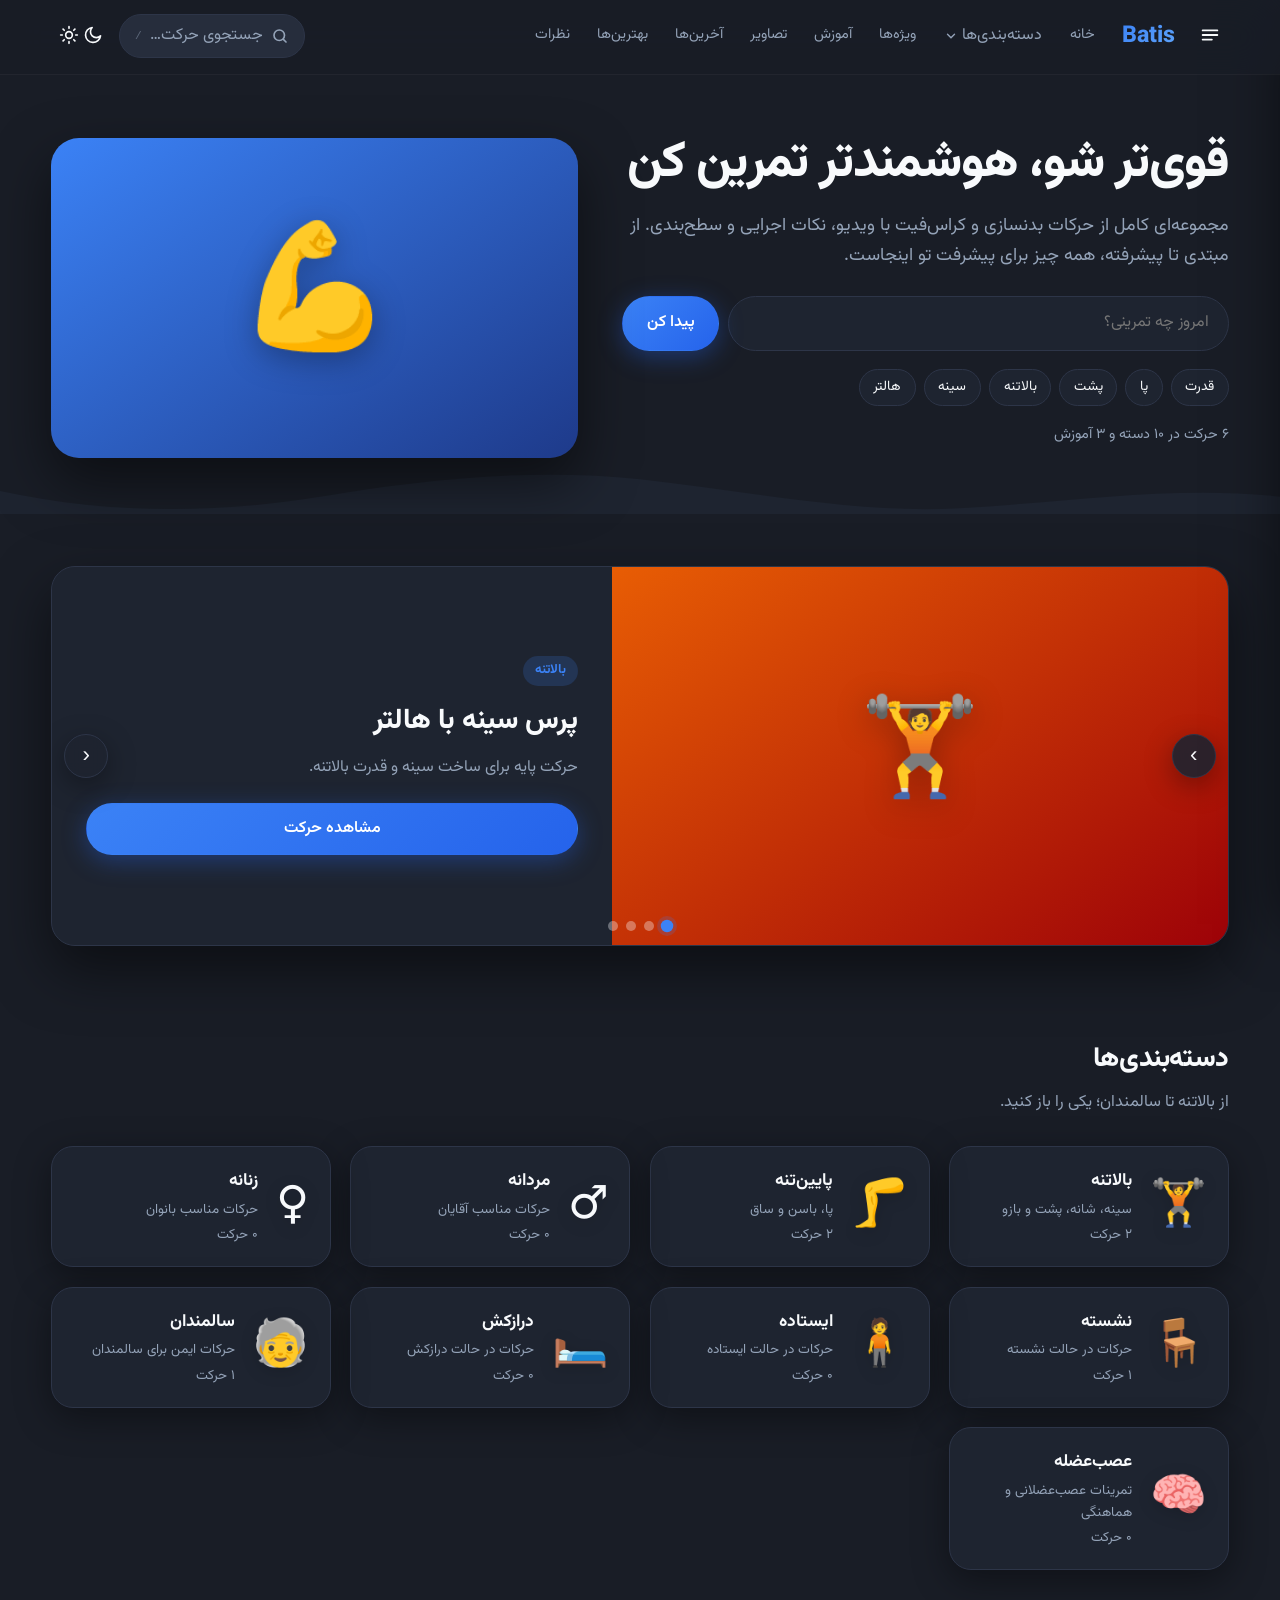
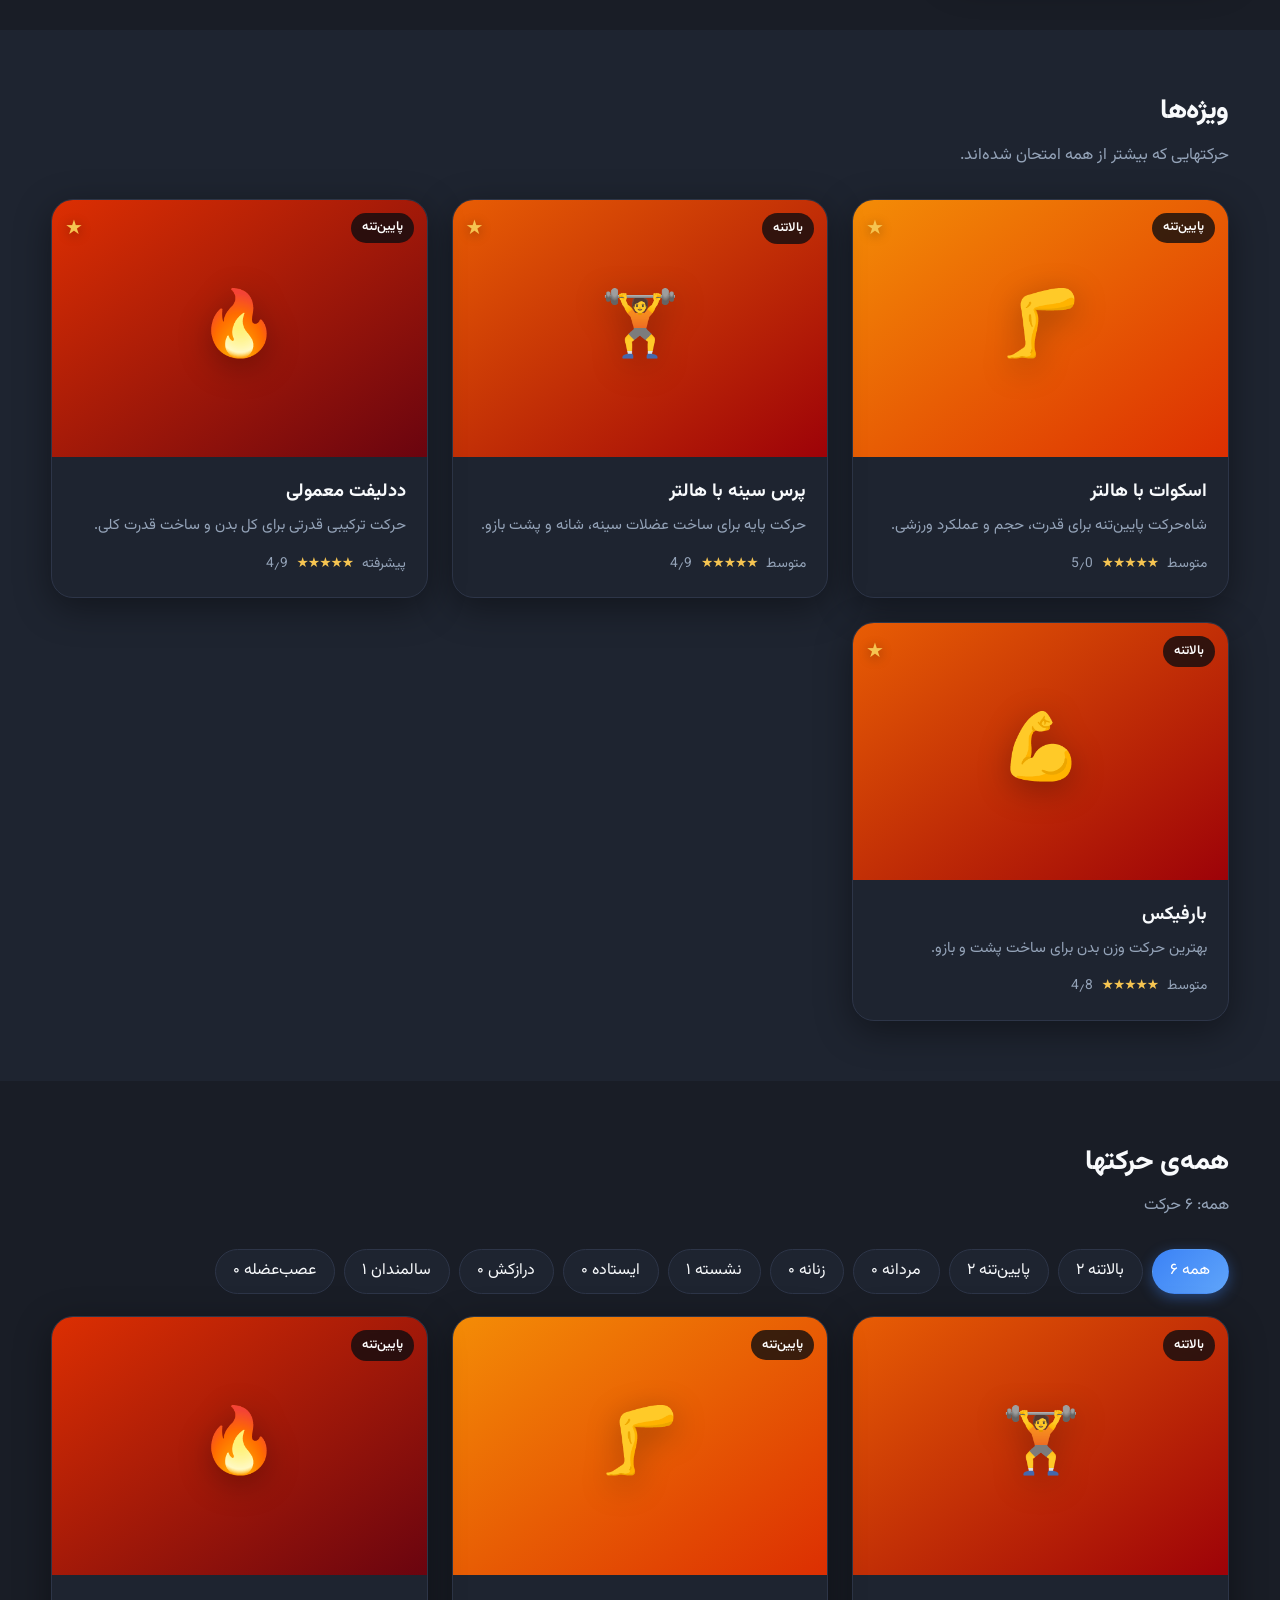
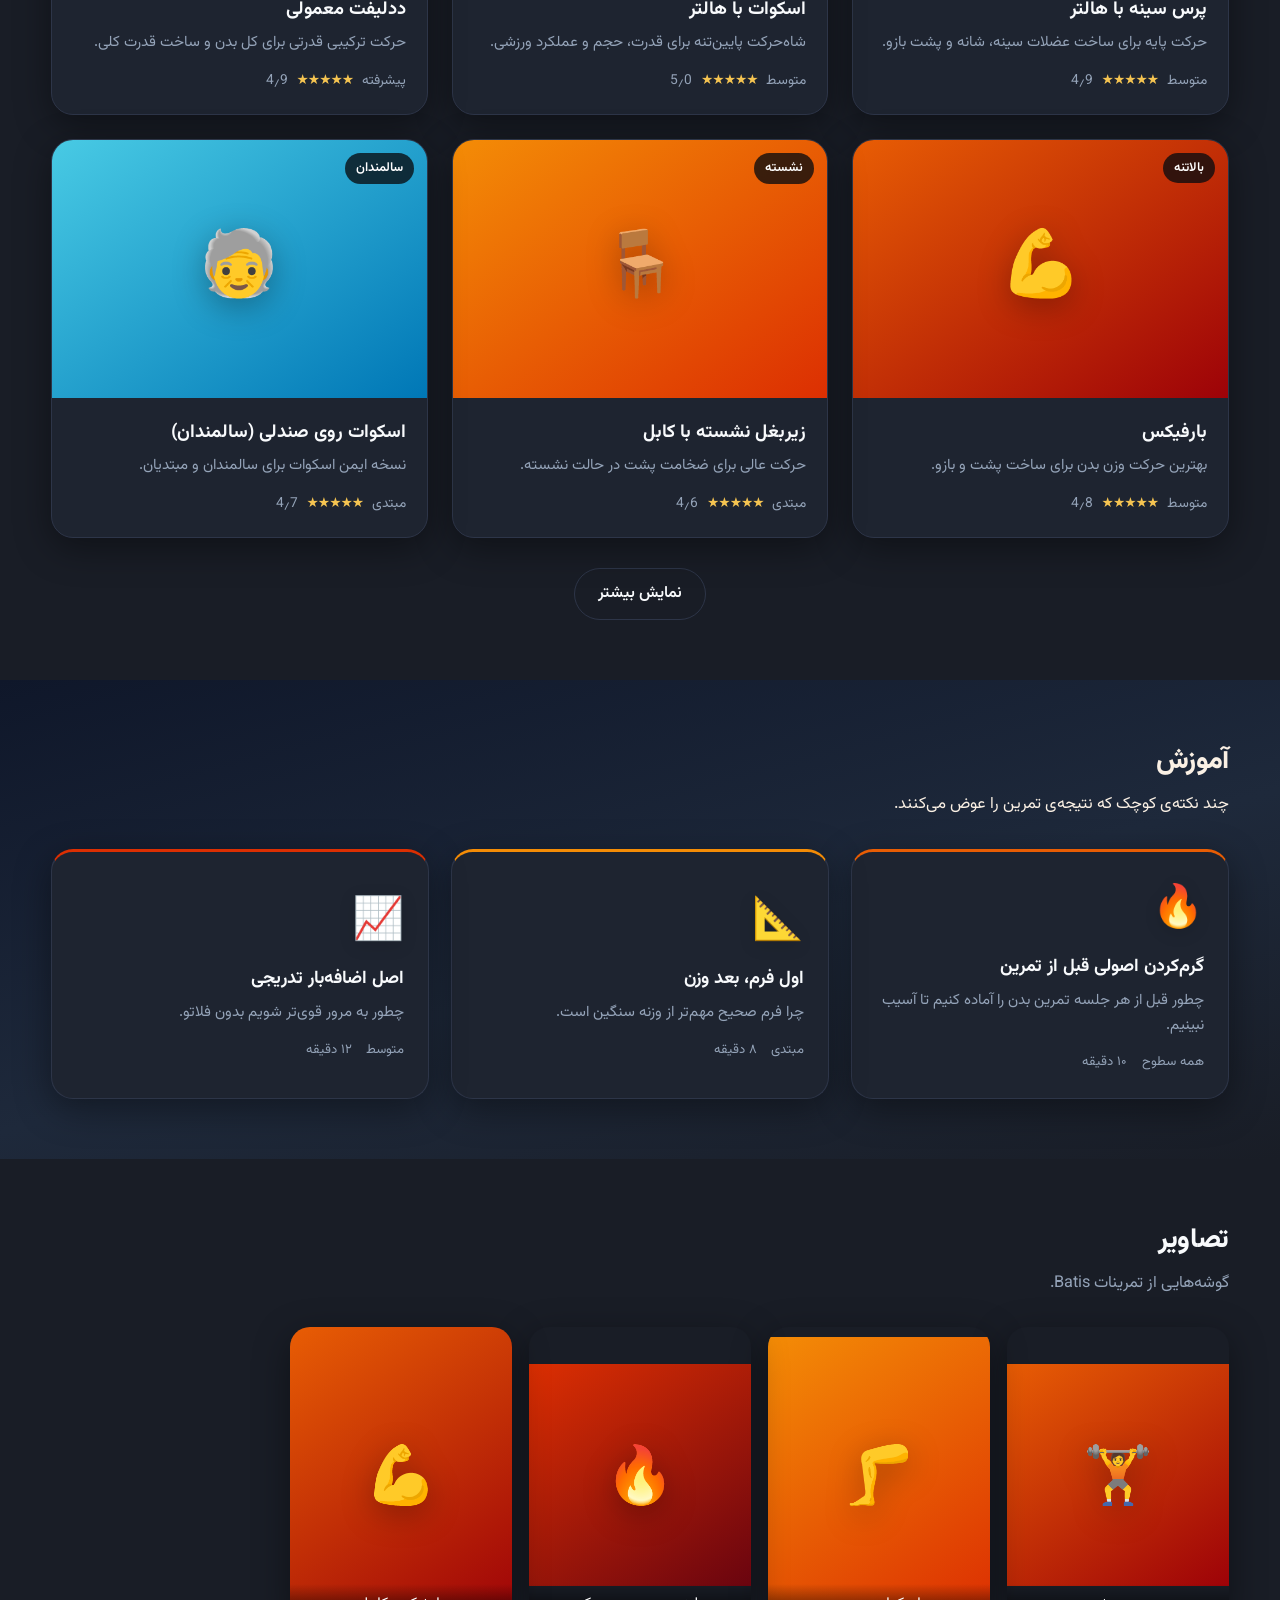
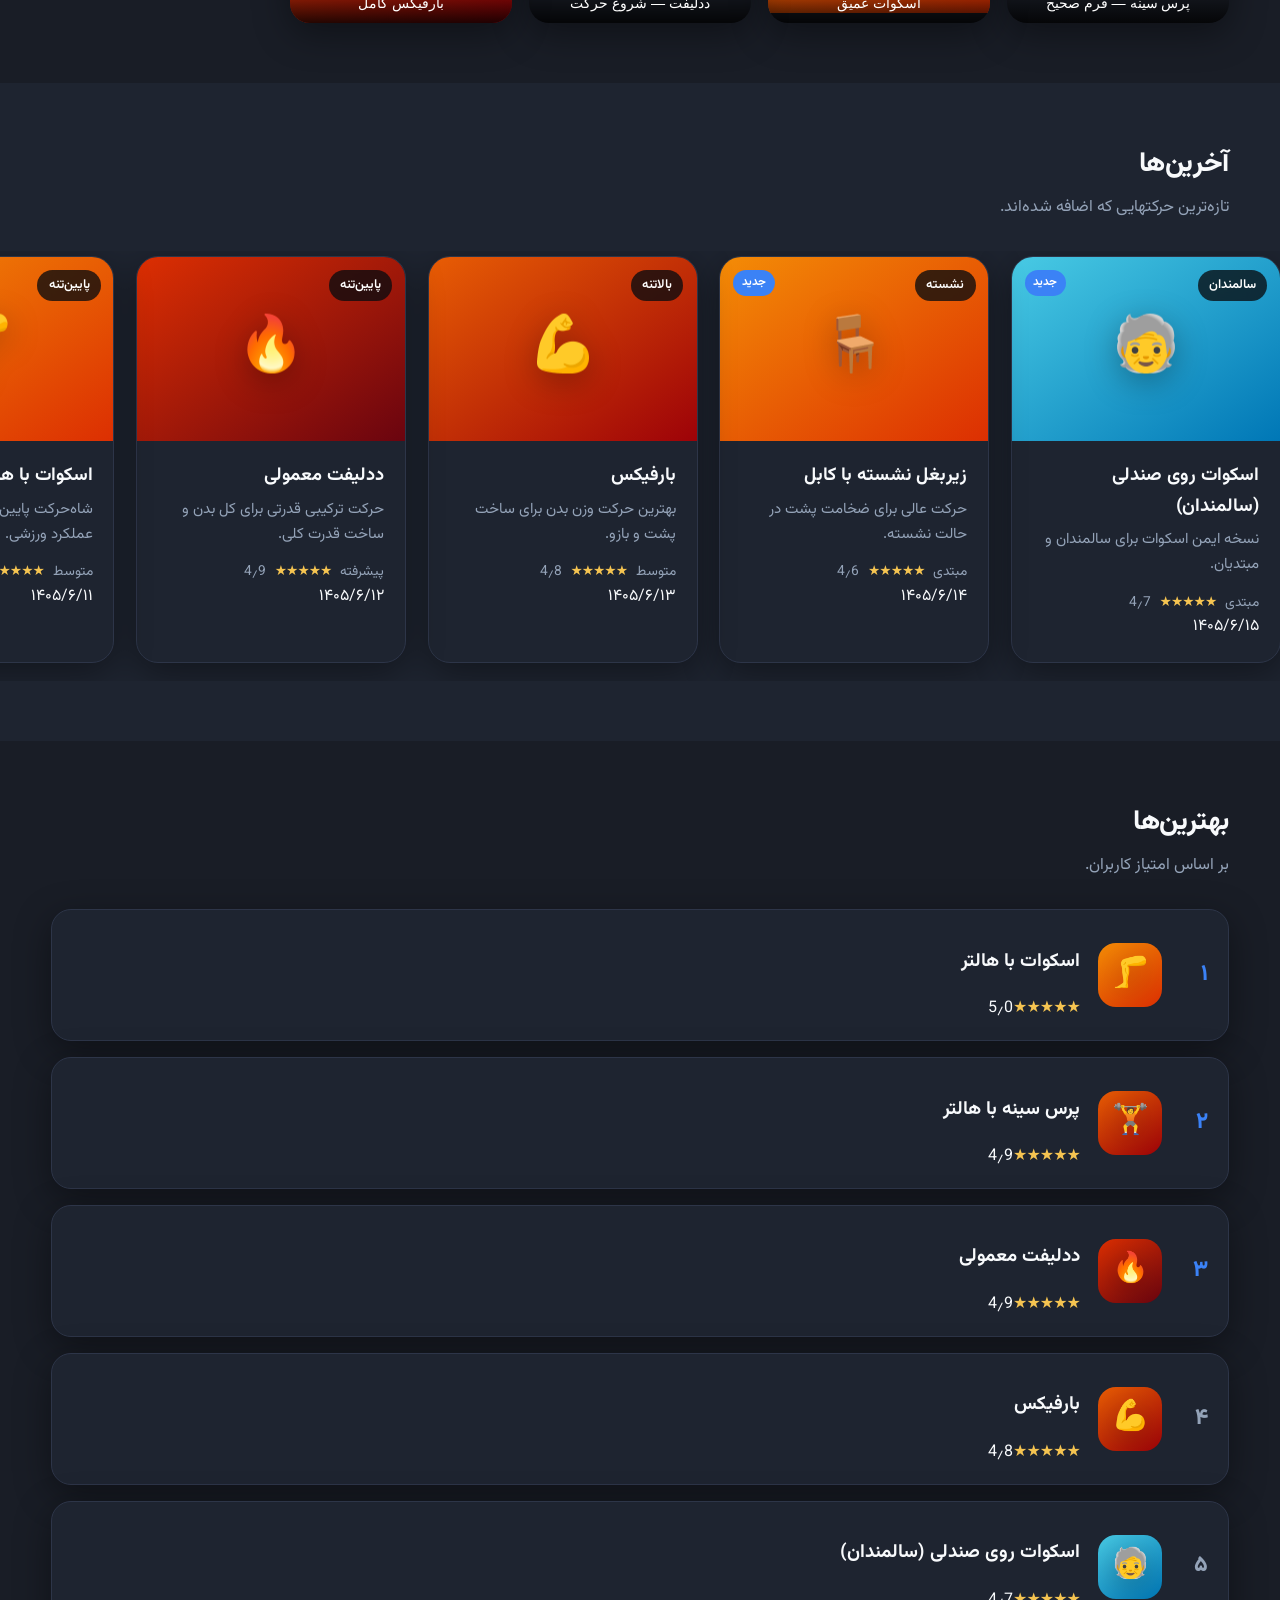
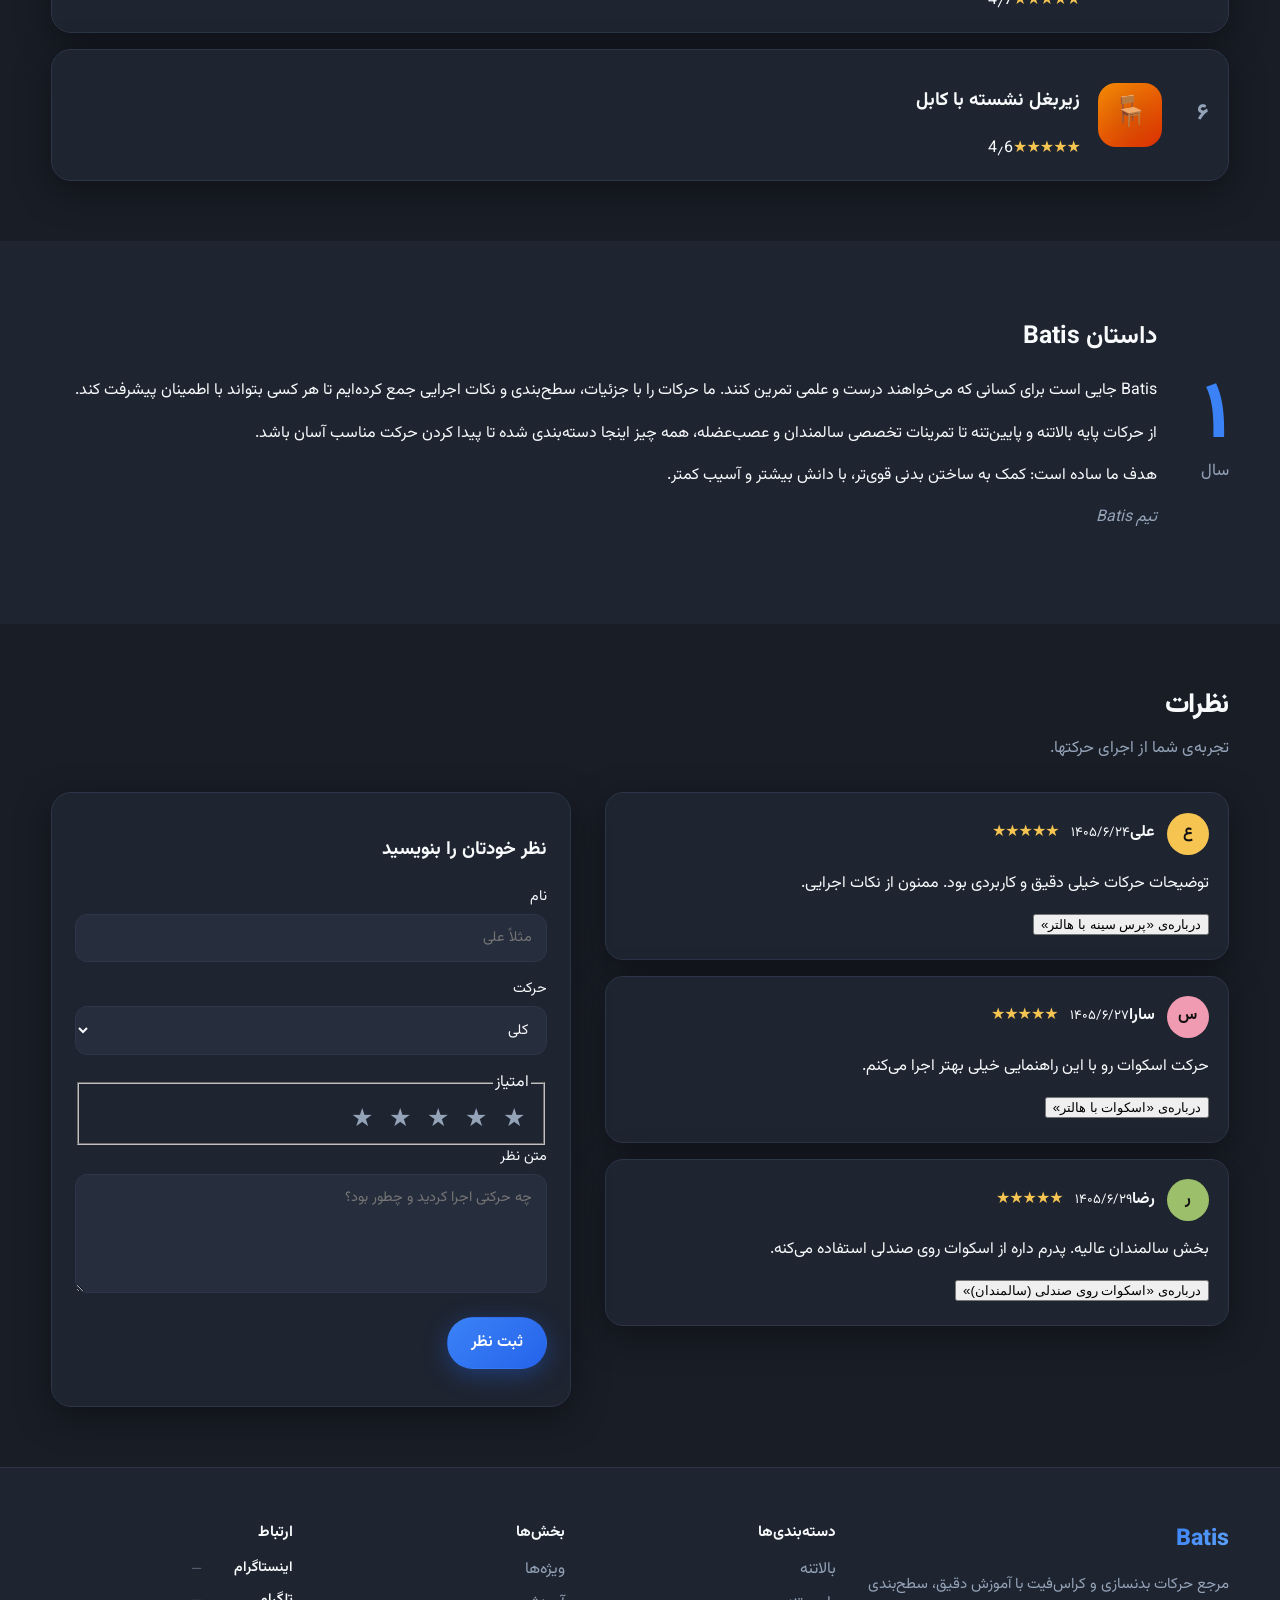
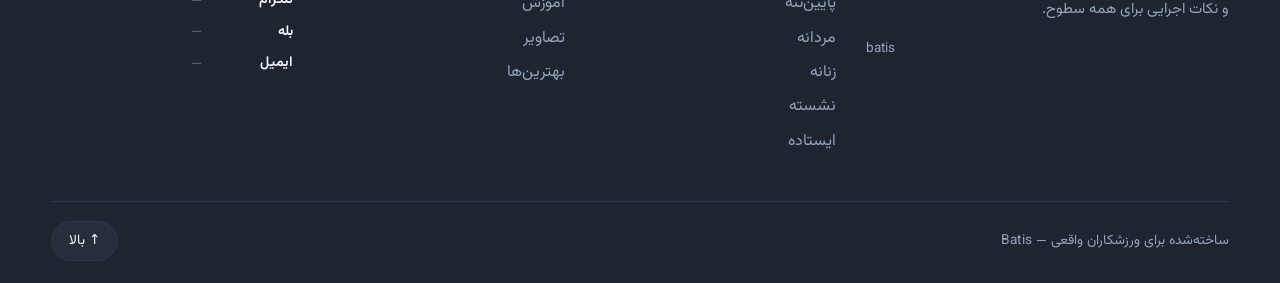
<file: index.html>
<!DOCTYPE html>
<html lang="fa" dir="rtl">
<head>
  <meta charset="utf-8">
  <meta name="viewport" content="width=device-width, initial-scale=1, viewport-fit=cover">
  <title>Batis | بدنسازی و کراس‌فیت</title>
  <meta name="description" content="Batis؛ مرجع حرکات بدنسازی و کراس‌فیت حرفه‌ای.">
  <meta name="theme-color" content="#191d26">
  <meta property="og:title" content="Batis | حرکات بدنسازی">
  <meta property="og:description" content="مرجع حرکات بدنسازی و کراس‌فیت با آموزش دقیق و نکات اجرایی.">
  <meta property="og:type" content="website">
  <meta property="og:locale" content="fa_IR">
  <link rel="icon" href="assets/img/favicon.svg" type="image/svg+xml">

  <script>
    document.documentElement.classList.add('js');
    try {
      var t = localStorage.getItem('batis-theme');
      document.documentElement.setAttribute('data-theme', t || 'dark');
    } catch (e) {
      document.documentElement.setAttribute('data-theme', 'dark');
    }
  </script>

  <link rel="preconnect" href="https://fonts.googleapis.com">
  <link rel="preconnect" href="https://fonts.gstatic.com" crossorigin>
  <link href="https://fonts.googleapis.com/css2?family=Vazirmatn:wght@300;400;500;700;800&display=swap" rel="stylesheet">
  <link rel="stylesheet" href="assets/css/style.css">
  <link rel="stylesheet" href="assets/css/style-more.css">
  <link rel="stylesheet" href="assets/css/style-mid.css">
  <link rel="stylesheet" href="assets/css/style-end.css">
  <link rel="stylesheet" href="assets/css/carousel.css">
  <link rel="stylesheet" href="assets/css/extras.css">
  <link rel="stylesheet" href="assets/css/fitonomy-theme.css">
</head>
<body>

<div class="loader" id="loader" aria-hidden="true">
  <div class="loader-steam"><i></i><i></i><i></i></div>
  <p>در حال بارگذاری…</p>
</div>

<div class="progress" id="progress"></div>

<header class="nav" id="nav">
  <div class="wrap nav-in">
    <button class="icon-btn" id="openSidebar" aria-label="باز کردن منو" aria-controls="sidebar">
      <svg viewBox="0 0 24 24" width="22" height="22" fill="none" stroke="currentColor" stroke-width="2" stroke-linecap="round"><path d="M4 7h16M4 12h16M4 17h10"/></svg>
    </button>

    <a class="logo" href="#home" aria-label="Batis، صفحه‌ی اصلی">
      <span class="logo-text">Batis</span>
    </a>

    <nav class="nav-links" aria-label="بخش‌های سایت">
      <a href="#home" data-spy="home">خانه</a>
      <div class="dd" id="catDD">
        <button class="dd-btn" aria-expanded="false" aria-haspopup="true">
          دسته‌بندی‌ها
          <svg viewBox="0 0 24 24" width="14" height="14" fill="none" stroke="currentColor" stroke-width="2.4" stroke-linecap="round"><path d="m6 9 6 6 6-6"/></svg>
        </button>
        <div class="dd-panel" id="catDDList"></div>
      </div>
      <a href="#featured" data-spy="featured">ویژه‌ها</a>
      <a href="#tutorials" data-spy="tutorials">آموزش</a>
      <a href="#gallery" data-spy="gallery">تصاویر</a>
      <a href="#latest" data-spy="latest">آخرین‌ها</a>
      <a href="#best" data-spy="best">بهترین‌ها</a>
      <a href="#comments" data-spy="comments">نظرات</a>
    </nav>

    <div class="nav-tools">
      <button class="search-pill" id="openSearch" aria-label="جستجو">
        <svg viewBox="0 0 24 24" width="18" height="18" fill="none" stroke="currentColor" stroke-width="2.2" stroke-linecap="round"><circle cx="11" cy="11" r="7"/><path d="m20 20-3.5-3.5"/></svg>
        <span>جستجوی حرکت…</span>
        <kbd>/</kbd>
      </button>
      <button class="icon-btn" id="themeBtn" aria-label="تغییر حالت روز و شب">
        <svg class="i-moon" viewBox="0 0 24 24" width="20" height="20" fill="none" stroke="currentColor" stroke-width="2" stroke-linecap="round" stroke-linejoin="round"><path d="M21 13A9 9 0 1 1 11 3a7 7 0 0 0 10 10z"/></svg>
        <svg class="i-sun" viewBox="0 0 24 24" width="20" height="20" fill="none" stroke="currentColor" stroke-width="2" stroke-linecap="round"><circle cx="12" cy="12" r="4"/><path d="M12 2v2M12 20v2M4.9 4.9l1.4 1.4M17.7 17.7l1.4 1.4M2 12h2M20 12h2M4.9 19.1l1.4-1.4M17.7 6.3l1.4-1.4"/></svg>
      </button>
    </div>
  </div>
</header>

<div class="scrim" id="scrim"></div>
<aside class="sidebar" id="sidebar" aria-label="منوی کناری" aria-hidden="true">
  <div class="sb-head">
    <span class="logo-text">Batis</span>
    <button class="icon-btn" id="closeSidebar" aria-label="بستن منو">
      <svg viewBox="0 0 24 24" width="22" height="22" fill="none" stroke="currentColor" stroke-width="2" stroke-linecap="round"><path d="M6 6l12 12M18 6 6 18"/></svg>
    </button>
  </div>
  <p class="sb-note">مرجع کامل حرکات بدنسازی و کراس‌فیت</p>
  <h3 class="sb-title">دسته‌بندی‌ها</h3>
  <ul class="sb-list" id="sbCats"></ul>
  <h3 class="sb-title">بخش‌ها</h3>
  <ul class="sb-list sb-links">
    <li><a href="#featured">ویژه‌ها</a></li>
    <li><a href="#tutorials">آموزش</a></li>
    <li><a href="#gallery">تصاویر</a></li>
    <li><a href="#latest">آخرین‌ها</a></li>
    <li><a href="#best">بهترین‌ها</a></li>
    <li><a href="#comments">نظرات</a></li>
  </ul>
  <div class="sb-foot" id="sbFoot"></div>
</aside>

<div class="search-layer" id="searchLayer" aria-hidden="true">
  <div class="search-box" role="dialog" aria-label="جستجو">
    <div class="search-row">
      <svg viewBox="0 0 24 24" width="22" height="22" fill="none" stroke="currentColor" stroke-width="2.2" stroke-linecap="round"><circle cx="11" cy="11" r="7"/><path d="m20 20-3.5-3.5"/></svg>
      <input id="searchInput" type="search" placeholder="مثلاً اسکوات، سینه، بارفیکس…" autocomplete="off" aria-label="عبارت جستجو">
      <button class="icon-btn" id="closeSearch" aria-label="بستن جستجو">
        <svg viewBox="0 0 24 24" width="20" height="20" fill="none" stroke="currentColor" stroke-width="2" stroke-linecap="round"><path d="M6 6l12 12M18 6 6 18"/></svg>
      </button>
    </div>
    <div class="search-results" id="searchResults"></div>
  </div>
</div>

<main id="main">

<section class="hero" id="home">
  <div class="aroma" id="aroma" aria-hidden="true"></div>
  <div class="wrap hero-grid">
    <div class="hero-text">
      <h1 id="heroTitle">قوی‌تر شو، هوشمندتر تمرین کن</h1>
      <p class="lead" id="heroLead"></p>
      <form class="hero-search" id="heroSearch" role="search">
        <input type="search" id="heroInput" placeholder="امروز چه تمرینی؟" aria-label="جستجوی حرکت">
        <button type="submit" class="btn btn-green">پیدا کن</button>
      </form>
      <div class="hero-tags" id="heroTags"></div>
      <p class="hero-count" id="stats"></p>
    </div>
    <div class="hero-art" aria-hidden="true">
      <div class="art" style="--from:#3b82f6;--to:#1e3a8a">
        <span class="em">💪</span>
      </div>
    </div>
  </div>
  <svg class="wave" viewBox="0 0 1440 90" preserveAspectRatio="none" aria-hidden="true"><path d="M0 50c120 40 240 40 360 10s240-50 360-30 240 60 360 50 240-40 360-20V90H0z"/></svg>
</section>

<section class="section sec-carousel" id="carousel" aria-label="پیشنهادهای امروز">
  <div class="wrap">
    <div class="carousel" id="carouselEl" aria-roledescription="carousel"></div>
  </div>
</section>

<section class="section" id="categories">
  <div class="wrap">
    <div class="sec-head">
      <h2>دسته‌بندی‌ها</h2>
      <p>از بالاتنه تا سالمندان؛ یکی را باز کنید.</p>
    </div>
    <div class="cat-grid" id="catGrid"></div>
  </div>
</section>

<section class="section band" id="featured">
  <div class="wrap">
    <div class="sec-head">
      <h2>ویژه‌ها</h2>
      <p>حرکتهایی که بیشتر از همه امتحان شده‌اند.</p>
    </div>
    <div class="grid" id="featuredGrid"></div>
  </div>
</section>

<section class="section" id="browse">
  <div class="wrap">
    <div class="sec-head">
      <h2>همه‌ی حرکتها</h2>
      <p id="browseInfo">همه‌ی حرکتها را ببینید یا با دسته‌بندی محدود کنید.</p>
    </div>
    <div class="chips" id="chips" role="tablist" aria-label="فیلتر دسته‌بندی"></div>
    <div class="grid" id="browseGrid"></div>
    <div class="center"><button class="btn btn-ghost" id="moreBtn" hidden>نمایش بیشتر</button></div>
  </div>
</section>

<section class="section band-green" id="tutorials">
  <div class="wrap">
    <div class="sec-head light">
      <h2>آموزش</h2>
      <p>چند نکته‌ی کوچک که نتیجه‌ی تمرین را عوض می‌کنند.</p>
    </div>
    <div class="tut-grid" id="tutGrid"></div>
  </div>
</section>

<section class="section" id="gallery">
  <div class="wrap">
    <div class="sec-head">
      <h2>تصاویر</h2>
      <p>گوشه‌هایی از تمرینات Batis.</p>
    </div>
    <div class="gallery" id="galleryGrid"></div>
  </div>
</section>

<section class="section band" id="latest">
  <div class="wrap">
    <div class="sec-head">
      <h2>آخرین‌ها</h2>
      <p>تازه‌ترین حرکتهایی که اضافه شده‌اند.</p>
    </div>
  </div>
  <div class="hscroll" id="latestRow" tabindex="0" aria-label="آخرین حرکتها"></div>
</section>

<section class="section" id="best">
  <div class="wrap">
    <div class="sec-head">
      <h2>بهترین‌ها</h2>
      <p>بر اساس امتیاز کاربران.</p>
    </div>
    <ol class="best-list" id="bestList"></ol>
  </div>
</section>

<section class="story" id="story">
  <div class="story-steam" aria-hidden="true"><i></i><i></i><i></i><i></i></div>
  <div class="wrap story-in">
    <div class="story-num" aria-hidden="true"><b id="storyYears">۱</b><span>سال</span></div>
    <div class="story-text" id="storyText"></div>
  </div>
</section>

<section class="section" id="comments">
  <div class="wrap">
    <div class="sec-head">
      <h2>نظرات</h2>
      <p>تجربه‌ی شما از اجرای حرکتها.</p>
    </div>
    <div class="cm-layout">
      <div class="cm-list" id="cmList"></div>
      <form class="cm-form" id="cmForm" autocomplete="off">
        <h3>نظر خودتان را بنویسید</h3>
        <label>نام
          <input name="name" required maxlength="40" placeholder="مثلاً علی">
        </label>
        <label>حرکت
          <select name="itemId" id="cmItem"><option value="">کلی</option></select>
        </label>
        <fieldset class="rate-pick">
          <legend>امتیاز</legend>
          <div class="rate-stars" id="rateStars" role="radiogroup" aria-label="امتیاز از ۵"></div>
        </fieldset>
        <label>متن نظر
          <textarea name="text" required rows="4" maxlength="500" placeholder="چه حرکتی اجرا کردید و چطور بود؟"></textarea>
        </label>
        <button class="btn btn-green" type="submit">ثبت نظر</button>
        <p class="hint" id="cmHint"></p>
      </form>
    </div>
  </div>
</section>

</main>

<footer class="footer">
  <div class="wrap foot-grid">
    <div>
      <span class="logo-text">Batis</span>
      <p class="foot-desc" id="footDesc"></p>
      <p class="domain" dir="ltr">batis</p>
    </div>
    <div>
      <h4>دسته‌بندی‌ها</h4>
      <ul id="footCats"></ul>
    </div>
    <div>
      <h4>بخش‌ها</h4>
      <ul>
        <li><a href="#featured">ویژه‌ها</a></li>
        <li><a href="#tutorials">آموزش</a></li>
        <li><a href="#gallery">تصاویر</a></li>
        <li><a href="#best">بهترین‌ها</a></li>
      </ul>
    </div>
    <div>
      <h4>ارتباط</h4>
      <ul id="footContact"></ul>
    </div>
  </div>
  <div class="wrap foot-bottom">
    <span id="footNote"></span>
    <button class="to-top" id="toTop" aria-label="بازگشت به بالا">↑ بالا</button>
  </div>
</footer>

<div class="modal" id="modal" aria-hidden="true">
  <div class="modal-scrim" data-close></div>
  <div class="modal-panel" role="dialog" aria-modal="true" id="modalPanel" tabindex="-1"></div>
</div>

<div class="toast" id="toast" role="status" aria-live="polite"></div>

<noscript><p style="padding:2rem;text-align:center">برای مشاهده‌ی سایت، جاوااسکریپت را فعال کنید.</p></noscript>

<script src="assets/js/config.js"></script>
<script src="assets/js/api.js"></script>
<script src="assets/js/app.js"></script>
</body>
</html>
</file>
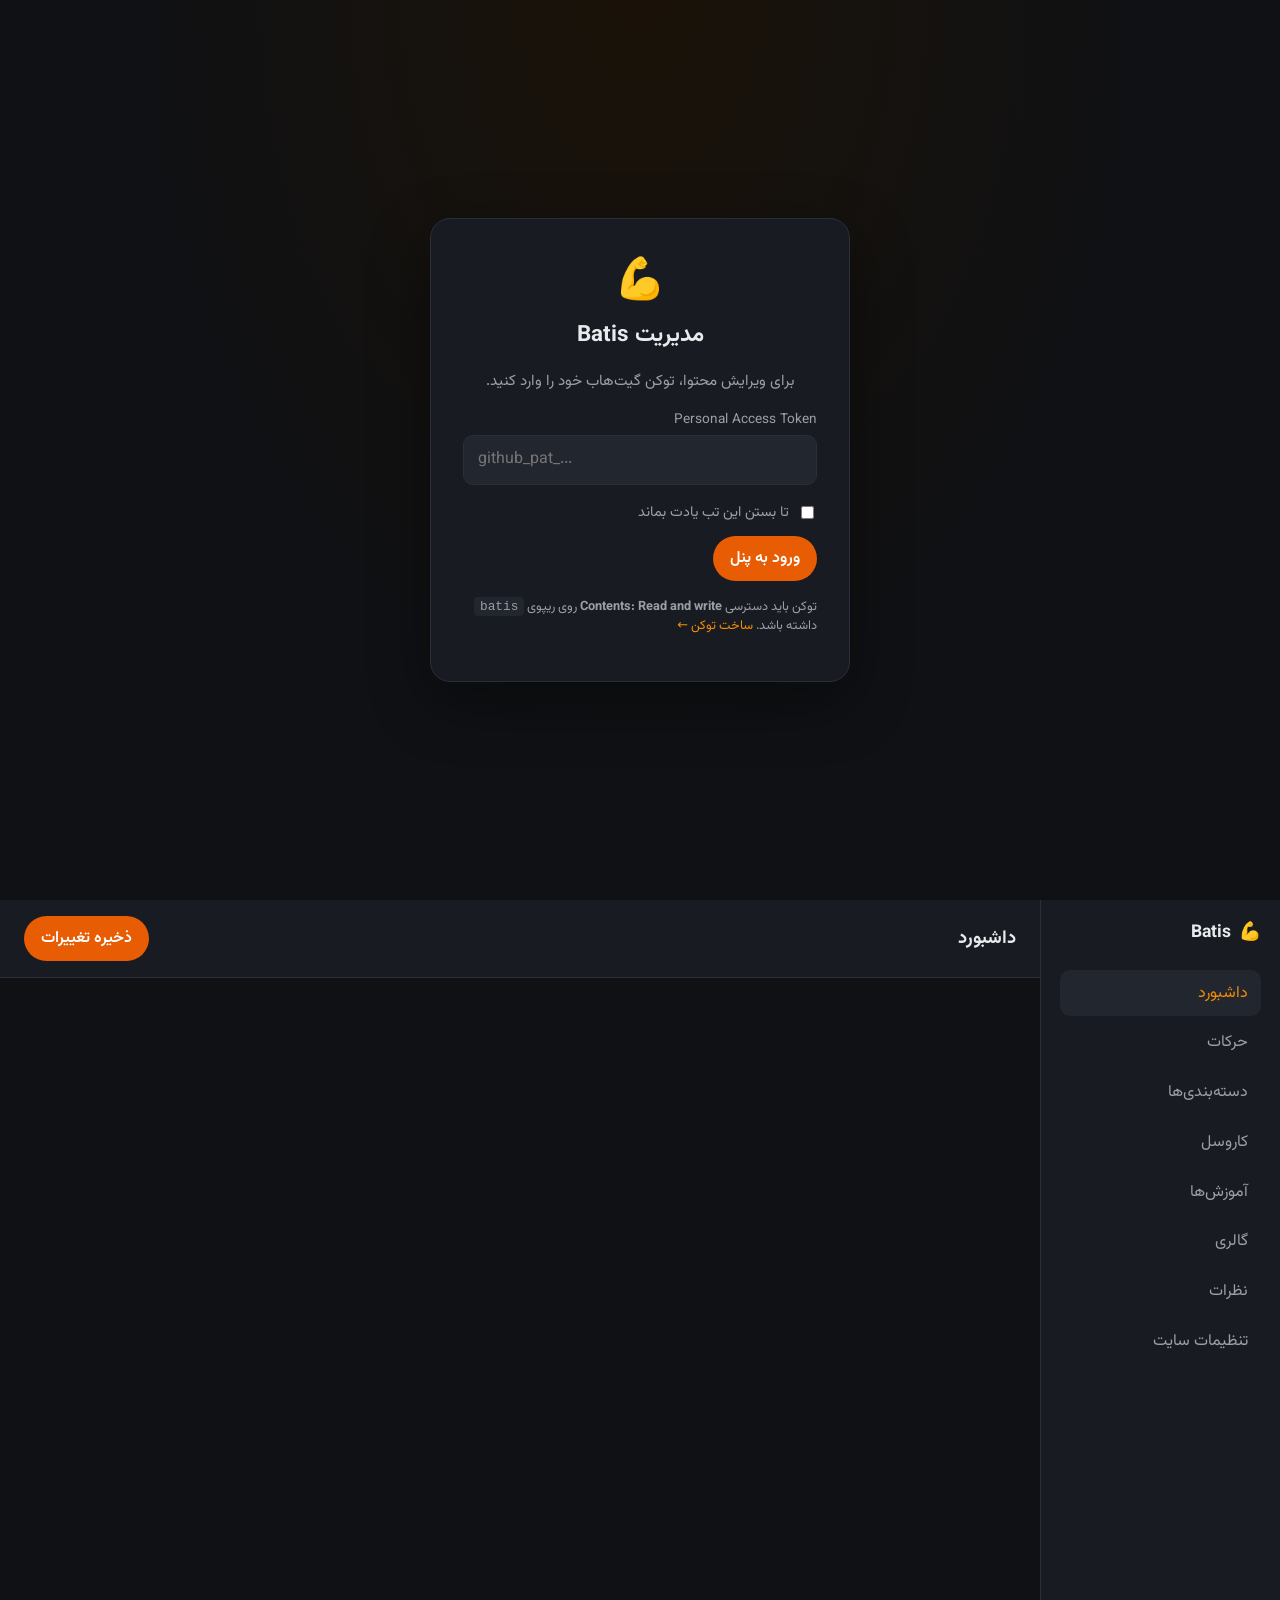
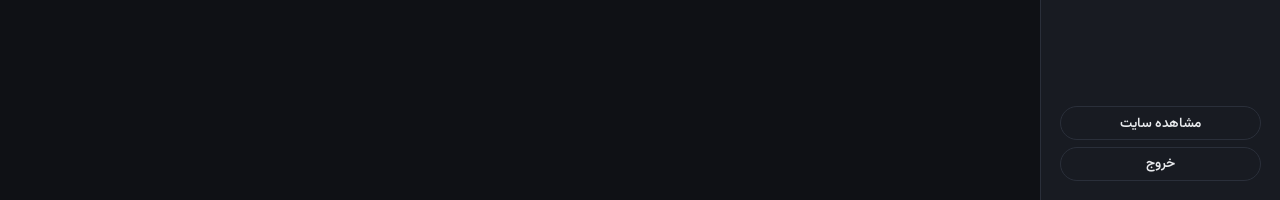
<file: admin.html>
<!DOCTYPE html>
<html lang="fa" dir="rtl">
<head>
  <meta charset="utf-8">
  <meta name="viewport" content="width=device-width, initial-scale=1">
  <title>مدیریت Batis</title>
  <meta name="robots" content="noindex,nofollow">
  <link rel="icon" href="assets/img/favicon.svg" type="image/svg+xml">
  <link rel="preconnect" href="https://fonts.googleapis.com">
  <link rel="preconnect" href="https://fonts.gstatic.com" crossorigin>
  <link href="https://fonts.googleapis.com/css2?family=Vazirmatn:wght@300;400;500;600;700;800&display=swap" rel="stylesheet">
  <link rel="stylesheet" href="assets/css/admin.css">
</head>
<body>
  <div id="loginScreen" class="login-screen">
    <div class="login-card">
      <div class="login-logo">
        <span class="logo-mark">💪</span>
        <h1>مدیریت Batis</h1>
      </div>
      <p class="login-desc">برای ویرایش محتوا، توکن گیت‌هاب خود را وارد کنید.</p>
      <form id="loginForm" autocomplete="off">
        <label class="field">
          <span>Personal Access Token</span>
          <input type="password" id="tokenInput" name="token" placeholder="github_pat_..." autocomplete="off" dir="ltr">
        </label>
        <label class="check">
          <input type="checkbox" id="rememberToken">
          <span>تا بستن این تب یادت بماند</span>
        </label>
        <button type="submit" class="btn btn-primary" id="loginBtn">ورود به پنل</button>
      </form>
      <p class="login-hint">
        توکن باید دسترسی <strong>Contents: Read and write</strong> روی ریپوی <code>batis</code> داشته باشد.
        <a href="https://github.com/settings/tokens?type=beta" target="_blank" rel="noopener">ساخت توکن ←</a>
      </p>
      <p id="loginError" class="error" hidden></p>
    </div>
  </div>

  <div id="app" class="app" hidden>
    <aside class="sidebar">
      <div class="sb-brand">
        <span>💪</span>
        <strong>Batis</strong>
      </div>
      <nav class="sb-nav" id="sbNav">
        <button type="button" data-tab="dashboard" class="active">داشبورد</button>
        <button type="button" data-tab="items">حرکات</button>
        <button type="button" data-tab="categories">دسته‌بندی‌ها</button>
        <button type="button" data-tab="carousel">کاروسل</button>
        <button type="button" data-tab="tutorials">آموزش‌ها</button>
        <button type="button" data-tab="gallery">گالری</button>
        <button type="button" data-tab="comments">نظرات</button>
        <button type="button" data-tab="site">تنظیمات سایت</button>
      </nav>
      <div class="sb-foot">
        <a href="index.html" target="_blank" class="btn btn-ghost btn-sm">مشاهده سایت</a>
        <button type="button" class="btn btn-ghost btn-sm" id="logoutBtn">خروج</button>
      </div>
    </aside>

    <main class="main">
      <header class="topbar">
        <h2 id="pageTitle">داشبورد</h2>
        <div class="topbar-actions">
          <span id="saveStatus" class="status"></span>
          <button type="button" class="btn btn-primary" id="saveAllBtn" hidden>ذخیره تغییرات</button>
        </div>
      </header>
      <div class="content" id="content"></div>
    </main>
  </div>

  <div class="modal" id="modal" hidden>
    <div class="modal-backdrop" data-close></div>
    <div class="modal-box" id="modalBox"></div>
  </div>

  <div class="toast" id="toast" role="status"></div>

  <script src="assets/js/admin.js"></script>
  <script>
    document.getElementById('loginForm').addEventListener('submit', function (e) {
      e.preventDefault();
      document.getElementById('loginBtn').click();
    });
  </script>
</body>
</html>
</file>
<file: assets/css/style.css>
/* ==========================================================
   Batis | Fitonomy-inspired theme — blue accent, soft cards
   ========================================================== */
   :root {
    /* Fitonomy-inspired palette — light */
    --bg: #f4f6f9;
    --surface: #ffffff;
    --surface-2: #eef1f6;
    --text: #0f172a;
    --muted: #64748b;
    --accent: #3b82f6;
    --accent-2: #2563eb;
    --accent-soft: rgba(59, 130, 246, 0.14);
    --accent-glow: rgba(37, 99, 235, 0.32);
    --green: #16a34a;
    --border: #e2e8f0;
    --radius: 22px;
    --font: Vazirmatn, system-ui, -apple-system, sans-serif;
    --shadow: 0 4px 20px rgba(15, 23, 42, 0.06);
    --shadow-lg: 0 20px 50px rgba(15, 23, 42, 0.12);
    --shadow-card: 0 8px 28px rgba(15, 23, 42, 0.07);
  }
  
  [data-theme="dark"] {
    /* Fitonomy dark — deep navy */
    --bg: #191d26;
    --surface: #1e2430;
    --surface-2: #262d3c;
    --text: #f8fafc;
    --muted: #94a3b8;
    --accent: #3b82f6;
    --accent-2: #60a5fa;
    --accent-soft: rgba(59, 130, 246, 0.18);
    --accent-glow: rgba(59, 130, 246, 0.4);
    --border: #2d3548;
    --shadow: 0 8px 28px rgba(0, 0, 0, 0.35);
    --shadow-lg: 0 24px 56px rgba(0, 0, 0, 0.5);
    --shadow-card: 0 10px 36px rgba(0, 0, 0, 0.4);
  }
  
  *, *::before, *::after { box-sizing: border-box; }
  html { scroll-behavior: smooth; }
  body {
    margin: 0;
    font-family: var(--font);
    background: var(--bg);
    color: var(--text);
    line-height: 1.65;
    -webkit-font-smoothing: antialiased;
  }
  a { color: var(--accent-2); text-decoration: none; transition: color .15s; }
  a:hover { color: var(--accent); }
  img { max-width: 100%; display: block; }
  .wrap { width: min(1200px, 92vw); margin-inline: auto; }
  
  .btn {
    display: inline-flex; align-items: center; justify-content: center; gap: .45rem;
    padding: .75rem 1.45rem; border-radius: 999px; border: 1px solid transparent;
    font: inherit; font-weight: 600; cursor: pointer; transition: .18s ease;
  }
  .btn-green {
    background: linear-gradient(135deg, var(--accent), var(--accent-2));
    color: #fff; box-shadow: 0 6px 20px var(--accent-glow);
  }
  .btn-green:hover { filter: brightness(1.1); transform: translateY(-2px); box-shadow: 0 10px 28px var(--accent-glow); }
  .btn-ghost {
    background: transparent; border-color: var(--border); color: var(--text);
  }
  .btn-ghost:hover { background: var(--surface-2); border-color: var(--accent); color: var(--accent); }
  .icon-btn {
    background: transparent; border: none; color: var(--text);
    cursor: pointer; padding: .5rem; border-radius: 12px; transition: .15s;
  }
  .icon-btn:hover { background: var(--surface-2); color: var(--accent); }
  
  .loader {
    position: fixed; inset: 0; z-index: 999; background: var(--bg);
    display: grid; place-items: center;
  }
  .loader p { color: var(--muted); letter-spacing: .02em; }
  .progress {
    position: fixed; top: 0; left: 0; height: 3px;
    background: linear-gradient(90deg, var(--accent), var(--accent-2));
    width: 0; z-index: 1000;
  }
  
  .nav {
    position: sticky; top: 0; z-index: 50;
    background: color-mix(in srgb, var(--bg) 82%, transparent);
    backdrop-filter: blur(20px) saturate(1.3);
    border-bottom: 1px solid color-mix(in srgb, var(--border) 80%, transparent);
  }
  .nav-in { display: flex; align-items: center; gap: 1rem; padding: .9rem 0; }
  .logo-text {
    font-weight: 800; font-size: 1.45rem;
    background: linear-gradient(135deg, var(--accent), var(--accent-2));
    -webkit-background-clip: text; background-clip: text; color: transparent;
  }
  .nav-links { display: flex; gap: .3rem; flex: 1; flex-wrap: wrap; }
  .nav-links a {
    color: var(--muted); font-size: .9rem; padding: .42rem .7rem;
    border-radius: 10px; transition: .15s;
  }
  .nav-links a:hover, .nav-links a.active {
    color: var(--text); background: var(--surface-2);
  }
  .dd { position: relative; }
  .dd-btn {
    background: none; border: none; color: var(--muted); font: inherit;
    cursor: pointer; display: flex; align-items: center; gap: .3rem; padding: .42rem .7rem;
  }
  .dd-panel {
    display: none; position: absolute; top: calc(100% + 8px); right: 0;
    background: var(--surface); border: 1px solid var(--border); border-radius: 18px;
    padding: .55rem; min-width: 210px; box-shadow: var(--shadow-lg); z-index: 20;
  }
  .dd:hover .dd-panel, .dd:focus-within .dd-panel { display: block; }
  .dd-panel button {
    display: flex; align-items: center; gap: .55rem; width: 100%; text-align: right;
    background: none; border: none; color: var(--text); padding: .6rem .8rem;
    border-radius: 12px; cursor: pointer; font: inherit;
  }
  .dd-panel button:hover { background: var(--surface-2); }
  .dd-panel .em { font-size: 1.3rem; }
  .nav-tools { display: flex; align-items: center; gap: .5rem; }
  .search-pill {
    display: flex; align-items: center; gap: .5rem;
    background: var(--surface-2); border: 1px solid var(--border);
    border-radius: 999px; padding: .48rem .95rem; color: var(--muted);
    cursor: pointer; font: inherit; transition: .15s;
  }
  .search-pill:hover { border-color: var(--accent); color: var(--text); }
  .search-pill kbd { font-size: .7rem; opacity: .5; }
  
  .scrim {
    position: fixed; inset: 0; background: rgba(0,0,0,.55);
    opacity: 0; pointer-events: none; z-index: 40; transition: .25s;
  }
  .scrim.on { opacity: 1; pointer-events: auto; }
  .sidebar {
    position: fixed; top: 0; right: 0; width: min(320px, 88vw); height: 100%;
    background: var(--surface); z-index: 45; transform: translateX(100%);
    transition: .28s cubic-bezier(.2,.8,.2,1); padding: 1.2rem; overflow: auto;
    border-left: 1px solid var(--border); box-shadow: var(--shadow-lg);
  }
  .sidebar.open { transform: none; }
  .sb-head { display: flex; justify-content: space-between; align-items: center; margin-bottom: 1rem; }
  .sb-note { color: var(--muted); font-size: .9rem; margin-bottom: 1rem; }
  .sb-title { font-size: .78rem; color: var(--muted); margin: 1.15rem 0 .45rem; text-transform: uppercase; letter-spacing: .05em; }
  .sb-list { list-style: none; padding: 0; margin: 0; }
  .sb-list button, .sb-list a {
    display: flex; align-items: center; gap: .55rem; width: 100%; text-align: right;
    background: none; border: none; color: var(--text); padding: .65rem .55rem;
    border-radius: 12px; font: inherit; cursor: pointer; transition: .15s;
  }
  .sb-list button:hover, .sb-list a:hover { background: var(--surface-2); }
  .sb-list .n { margin-right: auto; color: var(--muted); font-size: .8rem; }
  .sb-list span:first-child { font-size: 1.35rem; }
  
  .search-layer {
    position: fixed; inset: 0; z-index: 60; background: rgba(0,0,0,.6);
    display: none; place-items: start center; padding-top: 8vh;
  }
  .search-layer.open { display: grid; }
  .search-box {
    width: min(600px, 92vw); background: var(--surface); border-radius: 20px;
    border: 1px solid var(--border); box-shadow: var(--shadow-lg);
  }
  .search-row {
    display: flex; align-items: center; gap: .5rem;
    padding: 1rem 1.15rem; border-bottom: 1px solid var(--border);
  }
  .search-row input {
    flex: 1; background: transparent; border: none; color: var(--text);
    font: inherit; outline: none; font-size: 1.08rem;
  }
  .search-results { max-height: 50vh; overflow: auto; padding: .55rem; }
  .search-results button {
    display: block; width: 100%; text-align: right; background: none; border: none;
    color: var(--text); padding: .8rem; border-radius: 12px; cursor: pointer; font: inherit;
  }
  .search-results button:hover { background: var(--surface-2); }
  .search-results small { display: block; color: var(--muted); font-size: .8rem; margin-top: .2rem; }
</file>
<file: assets/css/style-more.css>
.hero { padding: 3.75rem 0 2.75rem; position: relative; overflow: hidden; }
  .hero-grid {
    display: grid; grid-template-columns: 1.15fr 1fr; gap: 2.75rem; align-items: center;
  }
  .hero h1 {
    font-size: clamp(2.1rem, 4.4vw, 3.15rem); line-height: 1.18;
    margin: 0 0 1rem; font-weight: 800; letter-spacing: -.025em;
  }
  .hero .lead { color: var(--muted); font-size: 1.12rem; max-width: 36em; line-height: 1.7; }
  .hero-search { display: flex; gap: .55rem; margin: 1.5rem 0 1.1rem; }
  .hero-search input {
    flex: 1; padding: .85rem 1.2rem; border-radius: 999px;
    border: 1px solid var(--border); background: var(--surface); color: var(--text);
    font: inherit; transition: border-color .15s, box-shadow .15s;
  }
  .hero-search input:focus {
    outline: none; border-color: var(--accent);
    box-shadow: 0 0 0 3px var(--accent-soft);
  }
  .hero-tags { display: flex; flex-wrap: wrap; gap: .5rem; }
  .hero-tags .tag {
    background: var(--surface); border: 1px solid var(--border); color: var(--text);
    padding: .38rem .85rem; border-radius: 999px; cursor: pointer; font: inherit;
    font-size: .86rem; transition: .15s;
  }
  .hero-tags .tag:hover { border-color: var(--accent); background: var(--accent-soft); color: var(--accent); }
  .hero-count { color: var(--muted); font-size: .9rem; margin-top: 1.1rem; }
  
  .art {
    display: grid; place-items: center;
    background: linear-gradient(145deg, var(--from, #3b82f6), var(--to, #1e3a8a));
    position: relative; overflow: hidden;
  }
  .art .em {
    font-size: 3.75rem; line-height: 1;
    display: grid; place-items: center;
    animation: float-em 2.8s ease-in-out infinite;
    filter: drop-shadow(0 8px 16px rgba(0,0,0,.3));
    transform-origin: center bottom;
    will-change: transform;
  }
  .hero-art .art {
    min-height: 320px; border-radius: 28px;
    box-shadow: var(--shadow-lg);
  }
  .hero-art .art .em {
    font-size: 7.5rem;
    animation: float-em-hero 3s ease-in-out infinite;
  }
  @keyframes float-em {
    0%, 100% { transform: translateY(0) scale(1) rotate(0deg); }
    25% { transform: translateY(-8px) scale(1.05) rotate(-2deg); }
    50% { transform: translateY(-14px) scale(1.08) rotate(0deg); }
    75% { transform: translateY(-6px) scale(1.04) rotate(2deg); }
  }
  @keyframes float-em-hero {
    0%, 100% { transform: translateY(0) scale(1) rotate(-3deg); }
    50% { transform: translateY(-18px) scale(1.1) rotate(3deg); }
  }
  .wave { display: block; width: 100%; height: 52px; fill: var(--surface); }
  
  .section { padding: 3.75rem 0; }
  .section.band { background: var(--surface); }
  .section.band-green {
    background: linear-gradient(165deg, #0f172a 0%, #1e293b 55%, var(--bg) 100%);
  }
  [data-theme="light"] .section.band-green {
    background: linear-gradient(165deg, #1e3a8a 0%, #1e293b 45%, #f4f6f9 100%);
  }
  .sec-head { margin-bottom: 1.9rem; }
  .sec-head h2 {
    margin: 0 0 .4rem; font-size: 1.7rem; font-weight: 800; letter-spacing: -.015em;
  }
  .sec-head p { margin: 0; color: var(--muted); font-size: 1.02rem; }
  .sec-head.light h2, .sec-head.light p { color: #faf0e4; }
  
  .grid {
    display: grid;
    grid-template-columns: repeat(auto-fill, minmax(300px, 1fr));
    gap: 1.5rem;
  }
  .card {
    background: var(--surface); border: 1px solid var(--border);
    border-radius: var(--radius); overflow: hidden; cursor: pointer;
    transition: transform .25s ease, box-shadow .25s ease, border-color .25s;
    position: relative;
    box-shadow: var(--shadow-card);
  }
  .card:hover {
    transform: translateY(-5px);
    box-shadow: var(--shadow-lg);
    border-color: color-mix(in srgb, var(--accent) 40%, var(--border));
  }
  .card .art { aspect-ratio: 16 / 11; }
  .card .art img { width: 100%; height: 100%; object-fit: cover; }
  .card .art .em { font-size: 4rem; }
  .card .badge {
    position: absolute; top: .8rem; right: .8rem;
    background: rgba(10, 12, 16, .78); color: #fff;
    font-size: .8rem; padding: .3rem .7rem; border-radius: 999px;
    backdrop-filter: blur(8px); font-weight: 600;
  }
  .card .ribbon {
    position: absolute; top: .8rem; left: .8rem;
    color: #f5c451; font-size: 1.25rem;
    filter: drop-shadow(0 2px 6px rgba(0,0,0,.35));
  }
  .card .new-dot {
    position: absolute; top: .8rem; left: .8rem;
    background: var(--accent); color: #fff; font-size: .72rem;
    padding: .22rem .55rem; border-radius: 999px; font-weight: 700;
  }
  .card-body { padding: 1.25rem 1.3rem 1.35rem; }
  .card-body h3 { margin: 0 0 .4rem; font-size: 1.15rem; font-weight: 700; }
  .card-body p {
    margin: 0; color: var(--muted); font-size: .94rem;
    display: -webkit-box; -webkit-line-clamp: 2; -webkit-box-orient: vertical; overflow: hidden;
  }
  .card .meta {
    display: flex; align-items: center; gap: .55rem;
    margin-top: .85rem; font-size: .86rem; color: var(--muted);
  }
  .stars { letter-spacing: -1px; color: #f5c451; }
  .card.mini { min-width: 270px; flex: 0 0 270px; }
  .card.mini .art .em { font-size: 3.4rem; }
  
  .cat-grid {
    display: grid;
    grid-template-columns: repeat(auto-fill, minmax(250px, 1fr));
    gap: 1.2rem;
  }
  .cat {
    display: flex; gap: 1.1rem; align-items: center;
    background: var(--surface); border: 1px solid var(--border);
    border-radius: var(--radius); padding: 1.25rem 1.3rem;
    cursor: pointer; text-align: right; font: inherit; color: var(--text);
    transition: .2s ease; box-shadow: var(--shadow-card);
  }
  .cat:hover {
    border-color: var(--accent);
    box-shadow: var(--shadow-lg);
    transform: translateY(-3px);
  }
  .cat-ic {
    font-size: 2.85rem; line-height: 1;
    animation: float-em 3.2s ease-in-out infinite;
    flex-shrink: 0;
    filter: drop-shadow(0 4px 8px rgba(0,0,0,.15));
  }
  .cat small { display: block; color: var(--muted); font-size: .84rem; margin-top: .2rem; }
  .cat b { font-size: 1.08rem; }
</file>
<file: assets/css/style-mid.css>
.chips { display: flex; flex-wrap: wrap; gap: .55rem; margin-bottom: 1.4rem; }
  .chips .chip {
    background: var(--surface); border: 1px solid var(--border);
    border-radius: 999px; padding: .5rem 1.1rem; cursor: pointer;
    font: inherit; color: var(--text); transition: .15s;
  }
  .chips .chip:hover { border-color: var(--accent); }
  .chips .chip.on {
    background: linear-gradient(135deg, var(--accent), var(--accent-2));
    color: #fff; border-color: transparent; box-shadow: 0 4px 14px var(--accent-glow);
  }
  .center { text-align: center; margin-top: 1.85rem; }
  
  .tut-grid {
    display: grid;
    grid-template-columns: repeat(auto-fill, minmax(300px, 1fr));
    gap: 1.35rem;
  }
  .tut {
    background: var(--surface); border: 1px solid var(--border);
    border-radius: var(--radius); padding: 1.5rem; text-align: right;
    cursor: pointer; font: inherit; color: var(--text);
    border-top: 3px solid var(--c, var(--accent));
    transition: .2s ease; box-shadow: var(--shadow-card);
  }
  .tut:hover { transform: translateY(-4px); box-shadow: var(--shadow-lg); }
  .tut-ic {
    font-size: 2.6rem; display: inline-block;
    animation: float-em 2.9s ease-in-out infinite;
    filter: drop-shadow(0 4px 8px rgba(0,0,0,.12));
  }
  .tut h3 { margin: .55rem 0 .4rem; font-size: 1.12rem; }
  .tut p { color: var(--muted); font-size: .94rem; margin: 0; }
  .tut-meta {
    display: flex; gap: .9rem; font-size: .82rem; color: var(--muted); margin-top: .85rem;
  }
  
  .gallery {
    display: grid;
    grid-template-columns: repeat(auto-fill, minmax(200px, 1fr));
    gap: 1.1rem;
  }
  .g-item {
    background: none; border: none; padding: 0; cursor: pointer;
    border-radius: 20px; overflow: hidden; position: relative;
    transition: transform .22s; box-shadow: var(--shadow-card);
  }
  .g-item:hover { transform: scale(1.04); }
  .g-item .art { aspect-ratio: var(--ratio, 1); }
  .g-item .art .em { font-size: 3.5rem; }
  .g-cap {
    position: absolute; bottom: 0; left: 0; right: 0;
    padding: .7rem .8rem;
    background: linear-gradient(transparent, rgba(0,0,0,.8));
    color: #fff; font-size: .88rem;
  }
  
  .hscroll {
    display: flex; gap: 1.35rem; overflow-x: auto;
    padding: .3rem max(4vw, calc((100vw - 1200px) / 2)) 1.1rem;
    scroll-snap-type: x mandatory; -webkit-overflow-scrolling: touch;
  }
  .hscroll .card { scroll-snap-align: start; }
  
  .best-list { list-style: none; padding: 0; margin: 0; display: grid; gap: 1rem; }
  .rank {
    display: flex; align-items: center; gap: 1.15rem;
    padding: 1.1rem 1.25rem; background: var(--surface);
    border: 1px solid var(--border); border-radius: 20px; color: var(--text);
    transition: .18s; box-shadow: var(--shadow-card);
  }
  .rank:hover { border-color: var(--accent); box-shadow: var(--shadow); transform: translateX(-3px); }
  .rank-n { font-weight: 800; font-size: 1.4rem; color: var(--muted); min-width: 1.7rem; }
  .rank-top .rank-n { color: var(--accent); }
  .rank .thumb {
    width: 64px; height: 64px; border-radius: 18px; overflow: hidden; flex-shrink: 0;
  }
  .rank .thumb .art { width: 100%; height: 100%; }
  .rank .thumb .art .em { font-size: 1.85rem; animation: none; }
  
  .story { padding: 4.75rem 0; background: var(--surface); }
  .story-in {
    display: grid; grid-template-columns: auto 1fr; gap: 2.75rem; align-items: center;
  }
</file>
<file: assets/css/style-end.css>
.story-num b {
    font-size: 5rem; color: var(--accent); display: block; line-height: 1;
    font-weight: 800;
  }
  .story-num span { color: var(--muted); font-size: 1.05rem; }
  .story-text h2 { margin-top: 0; font-size: 1.55rem; }
  .sig { color: var(--muted); font-style: italic; }
  
  .cm-layout { display: grid; grid-template-columns: 1.2fr 1fr; gap: 2.1rem; }
  .cm {
    background: var(--surface); border: 1px solid var(--border);
    border-radius: 18px; padding: 1.2rem; margin-bottom: 1rem;
    box-shadow: var(--shadow-card);
  }
  .cm-top { display: flex; align-items: center; gap: .75rem; margin-bottom: .55rem; }
  .avatar {
    width: 42px; height: 42px; border-radius: 50%; background: var(--c);
    display: grid; place-items: center; font-weight: 700; color: #111; flex-shrink: 0;
  }
  .mine { font-size: .75rem; color: var(--accent); margin-right: .4rem; }
  .cm-form {
    background: var(--surface); border: 1px solid var(--border);
    border-radius: 20px; padding: 1.45rem; position: sticky; top: 5rem;
    box-shadow: var(--shadow-card);
  }
  .cm-form label { display: block; margin-bottom: .9rem; font-size: .9rem; }
  .cm-form input, .cm-form select, .cm-form textarea {
    width: 100%; margin-top: .35rem; padding: .7rem .9rem;
    border-radius: 12px; border: 1px solid var(--border);
    background: var(--surface-2); color: var(--text); font: inherit;
  }
  .cm-form input:focus, .cm-form select:focus, .cm-form textarea:focus {
    outline: none; border-color: var(--accent); box-shadow: 0 0 0 3px var(--accent-soft);
  }
  .rate-stars { display: flex; gap: .25rem; }
  .rate-stars button {
    background: none; border: none; font-size: 1.55rem; color: var(--muted); cursor: pointer;
  }
  .rate-stars button.on { color: #f5c451; }
  .hint { font-size: .85rem; color: var(--muted); }
  
  .footer {
    background: var(--surface); border-top: 1px solid var(--border);
    padding: 3.25rem 0 1.35rem;
  }
  .foot-grid {
    display: grid; grid-template-columns: 1.5fr 1fr 1fr 1fr; gap: 1.85rem;
  }
  .foot-grid h4 { margin: 0 0 .75rem; font-size: .95rem; font-weight: 700; }
  .foot-grid ul { list-style: none; padding: 0; margin: 0; }
  .foot-grid li { margin-bottom: .5rem; }
  .foot-grid a { color: var(--muted); transition: color .15s; }
  .foot-grid a:hover { color: var(--accent); }
  .foot-desc { color: var(--muted); font-size: .94rem; line-height: 1.65; }
  .domain { color: var(--muted); font-size: .85rem; margin-top: .55rem; }
  .foot-contact-label {
    display: inline-block; min-width: 5rem; color: var(--text);
    font-size: .88rem; font-weight: 600; margin-left: .35rem;
  }
  #footContact li {
    display: flex; align-items: center; gap: .35rem;
    color: var(--muted); font-size: .9rem;
  }
  #footContact a { color: var(--accent-2); }
  #footContact a:hover { color: var(--accent); }
  .foot-bottom {
    display: flex; justify-content: space-between; align-items: center;
    margin-top: 2.35rem; padding-top: 1.2rem; border-top: 1px solid var(--border);
    color: var(--muted); font-size: .86rem;
  }
  .to-top {
    background: var(--surface-2); border: 1px solid var(--border); color: var(--text);
    border-radius: 999px; padding: .48rem 1.05rem; cursor: pointer; font: inherit; transition: .15s;
  }
  .to-top:hover { border-color: var(--accent); color: var(--accent); }
  
  .modal { position: fixed; inset: 0; z-index: 80; display: none; }
  .modal.open { display: block; }
  .modal-scrim { position: absolute; inset: 0; background: rgba(0,0,0,.7); }
  .modal-panel {
    position: absolute; top: 50%; left: 50%; transform: translate(-50%, -50%);
    width: min(680px, 94vw); max-height: 90vh; overflow: auto;
    background: var(--surface); border: 1px solid var(--border);
    border-radius: 24px; box-shadow: var(--shadow-lg); outline: none;
  }
  .m-close { position: absolute; top: .75rem; left: .75rem; z-index: 2; }
  .m-art { aspect-ratio: 16/9; border-radius: 24px 24px 0 0; }
  .m-art .em { font-size: 5.5rem; }
  .m-title { padding: 1.4rem 1.55rem 0; }
  .m-title h2 { margin: 0 0 .6rem; font-size: 1.45rem; }
  .m-body { padding: 0 1.55rem 1.6rem; }
  .m-lead { color: var(--muted); margin: 0 0 1rem; }
  .m-meta { display: flex; flex-wrap: wrap; gap: .75rem; color: var(--muted); font-size: .9rem; margin-bottom: 1rem; }
  
  @media (max-width: 860px) {
    .hero-grid, .cm-layout, .story-in, .foot-grid, .slide {
      grid-template-columns: 1fr;
    }
    .nav-links { display: none; }
    .search-pill span, .search-pill kbd { display: none; }
    .grid { grid-template-columns: repeat(auto-fill, minmax(270px, 1fr)); }
    .cat-grid { grid-template-columns: repeat(auto-fill, minmax(220px, 1fr)); }
    .hero-art .art { min-height: 240px; }
    .hero-art .art .em { font-size: 5.5rem; }
    .card.mini { min-width: 250px; flex: 0 0 250px; }
  }
</file>
<file: assets/css/carousel.css>
/* ===== Carousel ===== */
.sec-carousel { padding-top: 0.5rem; padding-bottom: 2rem; }
.carousel {
  position: relative;
  height: clamp(280px, 42vw, 380px);
  border-radius: 24px;
  overflow: hidden;
  box-shadow: var(--shadow-lg);
  background: var(--surface-2);
  border: 1px solid var(--border);
}
.slide {
  position: absolute;
  inset: 0;
  display: grid;
  grid-template-columns: 1.1fr 1fr;
  gap: 0;
  opacity: 0;
  visibility: hidden;
  transform: translateX(12px);
  transition: opacity .45s ease, transform .45s ease, visibility .45s;
  z-index: 0;
  background: var(--surface);
}
.slide.on {
  opacity: 1;
  visibility: visible;
  transform: none;
  z-index: 1;
}
.slide-art {
  min-height: 100%;
  position: relative;
}
.slide-art .art {
  height: 100%;
  min-height: 100%;
  border-radius: 0;
}
.slide-art .art .em { font-size: clamp(4rem, 10vw, 6rem); }
.slide-body {
  padding: 2rem 2.1rem;
  display: flex;
  flex-direction: column;
  justify-content: center;
  gap: .35rem;
}
.slide-body h3 {
  margin: .35rem 0;
  font-size: clamp(1.35rem, 2.5vw, 1.75rem);
  font-weight: 800;
}
.slide-body p {
  margin: 0 0 1rem;
  color: var(--muted);
  font-size: 1rem;
  line-height: 1.65;
}
.slide-body .badge {
  display: inline-block;
  width: fit-content;
  background: var(--accent-soft);
  color: var(--accent);
  padding: .28rem .75rem;
  border-radius: 999px;
  font-size: .82rem;
  font-weight: 700;
}
.car-btn {
  position: absolute;
  top: 50%;
  z-index: 5;
  transform: translateY(-50%);
  width: 44px;
  height: 44px;
  border-radius: 50%;
  border: 1px solid var(--border);
  background: color-mix(in srgb, var(--surface) 90%, transparent);
  backdrop-filter: blur(8px);
  color: var(--text);
  font-size: 1.4rem;
  line-height: 1;
  cursor: pointer;
  display: grid;
  place-items: center;
  transition: .18s;
  box-shadow: var(--shadow);
}
.car-btn:hover {
  background: var(--accent);
  color: #fff;
  border-color: var(--accent);
}
.car-btn.prev { right: 12px; }
.car-btn.next { left: 12px; }
.dots {
  position: absolute;
  z-index: 5;
  bottom: 14px;
  left: 0;
  right: 0;
  width: 100%;
  display: flex;
  justify-content: center;
  align-items: center;
  gap: 8px;
  margin: 0;
  padding: 0;
  pointer-events: none;
}
.dots button {
  width: 10px;
  height: 10px;
  border-radius: 50%;
  border: none;
  padding: 0;
  background: color-mix(in srgb, var(--text) 35%, transparent);
  cursor: pointer;
  transition: .2s;
  pointer-events: auto;
  flex-shrink: 0;
}
.dots button[aria-current="true"] {
  background: var(--accent);
  transform: scale(1.25);
  box-shadow: 0 0 0 3px var(--accent-soft);
}

@media (max-width: 860px) {
  .carousel { height: clamp(420px, 70vw, 520px); }
  .slide {
    grid-template-columns: 1fr;
    grid-template-rows: 1fr auto;
  }
  .slide-art { min-height: 200px; }
  .slide-body { padding: 1.25rem 1.4rem 2.5rem; }
}
</file>
<file: assets/css/extras.css>
/* extras + Batis helpers */
.ing { position: static !important; }
.chip-row { display: flex; flex-wrap: wrap; gap: .45rem; margin: .5rem 0; }
.chip {
  display: inline-block;
  padding: .3rem .7rem;
  border-radius: 999px;
  background: var(--surface-2);
  font-size: .85rem;
}
.video-wrap { margin: 1.1rem 0; border-radius: 14px; overflow: hidden; }
.video-wrap iframe { width: 100%; aspect-ratio: 16/9; border: 0; display: block; }

.stat {
  background: var(--surface-2);
  padding: 1.25rem;
  border-radius: 14px;
  text-align: center;
  border: 1px solid var(--border);
}
.stat b { display: block; font-size: 1.85rem; color: var(--accent); }

.tbl { width: 100%; border-collapse: collapse; }
.tbl th, .tbl td {
  padding: .55rem .65rem;
  border-bottom: 1px solid var(--border);
  text-align: right;
}

.admin-grid {
  display: grid;
  grid-template-columns: repeat(auto-fill, minmax(160px, 1fr));
  gap: 1rem;
}
.admin-card {
  background: var(--surface);
  border: 1px solid var(--border);
  border-radius: 12px;
  padding: 1rem;
  margin-bottom: 1rem;
}
.admin-card .card-h {
  display: flex;
  justify-content: space-between;
  align-items: center;
  margin-bottom: .8rem;
}

.m-art--big {
  aspect-ratio: 1;
  min-height: min(70vh, 560px);
}
.m-art--big .em {
  font-size: clamp(4.5rem, 20vw, 8rem);
}
.m-media {
  width: 100%;
  background: #0c1018;
  display: grid;
  place-items: center;
  overflow: hidden;
  border-radius: 24px 24px 0 0;
}
.m-media img,
.m-media--big img {
  width: 100%;
  height: auto;
  max-height: min(82vh, 860px);
  object-fit: contain;
  display: block;
}
.m-media iframe,
.m-media--big iframe,
.video-wrap iframe {
  width: 100%;
  aspect-ratio: 16 / 9;
  border: 0;
  display: block;
  background: #000;
  min-height: 220px;
}
.m-gallery { display: flex; flex-direction: column; }
.m-gallery-body { padding: 1.1rem 1.35rem 1.5rem; }
.m-gallery-body .m-lead { margin: 0 0 .9rem; font-size: 1.05rem; }
.modal-panel.modal-panel--media {
  width: min(96vw, 780px);
  max-height: 96vh;
  padding: 0;
}
@media (max-width: 860px) {
  .modal-panel {
    width: min(100vw - 8px, 98vw) !important;
    max-height: 96vh !important;
    border-radius: 14px !important;
  }
  .modal-panel.modal-panel--media {
    width: 100vw !important;
    max-width: 100vw !important;
    max-height: 100vh !important;
    border-radius: 0 !important;
  }
  .m-media, .m-media--big {
    border-radius: 0 !important;
    min-height: min(70vh, 70dvh);
  }
  .m-media img, .m-media--big img {
    max-height: min(78vh, 78dvh) !important;
  }
}

.art--video { background: #0c1018; overflow: hidden; }
.art--video video {
  width: 100%; height: 100%; object-fit: cover; display: block; pointer-events: none;
}
.m-media video, .video-wrap video {
  width: 100%;
  max-height: min(82vh, 860px);
  aspect-ratio: 16 / 9;
  object-fit: contain;
  display: block;
  background: #000;
}

/* Fitonomy polish */
[data-theme="dark"] .nav {
  background: color-mix(in srgb, var(--bg) 78%, transparent);
  border-bottom-color: transparent;
  box-shadow: 0 1px 0 rgba(255,255,255,.04);
}
[data-theme="dark"] .card:hover {
  transform: translateY(-5px);
  border-color: color-mix(in srgb, var(--accent) 40%, var(--border));
  box-shadow: 0 18px 48px rgba(0, 0, 0, 0.5);
}
[data-theme="dark"] .btn-green {
  background: linear-gradient(135deg, #3b82f6, #2563eb);
  box-shadow: 0 6px 24px rgba(37, 99, 235, 0.38);
}
[data-theme="dark"] .btn-green:hover {
  filter: brightness(1.1);
  box-shadow: 0 10px 32px rgba(37, 99, 235, 0.5);
}
.feature-num, .num-badge {
  display: inline-flex;
  align-items: center;
  justify-content: center;
  min-width: 2.2rem;
  height: 2.2rem;
  padding: 0 .5rem;
  border-radius: 12px;
  background: color-mix(in srgb, var(--accent) 18%, transparent);
  color: var(--accent);
  font-weight: 700;
  font-size: .9rem;
  border: 1px solid color-mix(in srgb, var(--accent) 30%, transparent);
}
</file>
<file: assets/css/fitonomy-theme.css>
/* Fitonomy-inspired theme override for Batis
   Load AFTER style.css */

:root {
  --bg: #f4f6f9;
  --surface: #ffffff;
  --surface-2: #eef1f6;
  --text: #0f172a;
  --muted: #64748b;
  --accent: #3b82f6;
  --accent-2: #2563eb;
  --accent-soft: rgba(59, 130, 246, 0.14);
  --accent-glow: rgba(37, 99, 235, 0.32);
  --border: #e2e8f0;
  --radius: 22px;
  --shadow: 0 4px 20px rgba(15, 23, 42, 0.06);
  --shadow-lg: 0 20px 50px rgba(15, 23, 42, 0.12);
  --shadow-card: 0 8px 28px rgba(15, 23, 42, 0.07);
}

[data-theme="dark"] {
  --bg: #191d26;
  --surface: #1e2430;
  --surface-2: #262d3c;
  --text: #f8fafc;
  --muted: #94a3b8;
  --accent: #3b82f6;
  --accent-2: #60a5fa;
  --accent-soft: rgba(59, 130, 246, 0.18);
  --accent-glow: rgba(59, 130, 246, 0.4);
  --border: #2d3548;
  --shadow: 0 8px 28px rgba(0, 0, 0, 0.35);
  --shadow-lg: 0 24px 56px rgba(0, 0, 0, 0.5);
  --shadow-card: 0 10px 36px rgba(0, 0, 0, 0.4);
}

/* Soft cards like Fitonomy */
.card {
  border-radius: var(--radius);
  transition: transform .25s ease, box-shadow .25s ease, border-color .25s;
}
.card:hover {
  transform: translateY(-5px);
  border-color: color-mix(in srgb, var(--accent) 40%, var(--border));
}

/* Blue gradient art placeholders */
.art {
  background: linear-gradient(145deg, var(--from, #3b82f6), var(--to, #1e3a8a));
}

.section.band-green {
  background: linear-gradient(165deg, #0f172a 0%, #1e293b 55%, var(--bg) 100%);
}
[data-theme="light"] .section.band-green {
  background: linear-gradient(165deg, #1e3a8a 0%, #1e293b 45%, #f4f6f9 100%);
}

/* Fitonomy-style number badge */
.feature-num, .num-badge {
  display: inline-flex;
  align-items: center;
  justify-content: center;
  min-width: 2.2rem;
  height: 2.2rem;
  padding: 0 .5rem;
  border-radius: 12px;
  background: color-mix(in srgb, var(--accent) 18%, transparent);
  color: var(--accent);
  font-weight: 700;
  font-size: .9rem;
  border: 1px solid color-mix(in srgb, var(--accent) 30%, transparent);
}

[data-theme="dark"] .nav {
  background: color-mix(in srgb, var(--bg) 78%, transparent);
  border-bottom-color: transparent;
  box-shadow: 0 1px 0 rgba(255,255,255,.04);
}

[data-theme="dark"] .btn-green {
  background: linear-gradient(135deg, #3b82f6, #2563eb);
  box-shadow: 0 6px 24px rgba(37, 99, 235, 0.38);
}
[data-theme="dark"] .btn-green:hover {
  filter: brightness(1.1);
  box-shadow: 0 10px 32px rgba(37, 99, 235, 0.5);
}
</file>
<file: assets/css/admin.css>
/* Admin panel styles - from template, works with Batis structure */
:root{--bg:#0f1115;--surface:#181b22;--surface-2:#22262f;--text:#e8eaed;--muted:#9aa0a6;--accent:#e85d04;--accent-2:#f48c06;--danger:#ef4444;--ok:#22c55e;--border:#2a2f3a;--radius:12px;--font:Vazirmatn,system-ui,sans-serif}
*{box-sizing:border-box}html,body{margin:0;padding:0;font-family:var(--font);background:var(--bg);color:var(--text);min-height:100%}
a{color:var(--accent-2);text-decoration:none}.btn{display:inline-flex;align-items:center;justify-content:center;gap:.4rem;padding:.55rem 1rem;border-radius:999px;border:1px solid transparent;font:inherit;cursor:pointer;font-weight:600}.btn-primary{background:var(--accent);color:#fff}.btn-primary:hover{background:var(--accent-2)}.btn-ghost{background:transparent;border-color:var(--border);color:var(--text)}.btn-sm{padding:.35rem .7rem;font-size:.85rem}.login-screen{min-height:100vh;display:grid;place-items:center;padding:1.5rem;background:radial-gradient(ellipse at top,#1a1208 0%,var(--bg) 60%)}.login-card{width:min(420px,100%);background:var(--surface);border:1px solid var(--border);border-radius:20px;padding:2rem;box-shadow:0 20px 60px rgba(0,0,0,.4)}.login-logo{text-align:center;margin-bottom:1rem}.login-logo .logo-mark{font-size:2.5rem}.login-logo h1{margin:.3rem 0 0;font-size:1.4rem}.login-desc{color:var(--muted);text-align:center;font-size:.95rem}.field{display:block;margin:1rem 0}.field span{display:block;margin-bottom:.35rem;font-size:.85rem;color:var(--muted)}.field input{width:100%;padding:.7rem .9rem;border-radius:10px;border:1px solid var(--border);background:var(--surface-2);color:var(--text);font:inherit}.check{display:flex;align-items:center;gap:.5rem;font-size:.9rem;color:var(--muted);margin:.8rem 0}.login-hint{font-size:.8rem;color:var(--muted);margin-top:1rem;line-height:1.5}.login-hint code{background:var(--surface-2);padding:.1rem .35rem;border-radius:4px}.error{color:var(--danger);margin-top:.8rem}.app{display:grid;grid-template-columns:240px 1fr;min-height:100vh}.sidebar{background:var(--surface);border-left:1px solid var(--border);padding:1.2rem;display:flex;flex-direction:column}.sb-brand{display:flex;align-items:center;gap:.5rem;font-size:1.1rem;margin-bottom:1.5rem}.sb-nav{display:flex;flex-direction:column;gap:.25rem;flex:1}.sb-nav button{text-align:right;background:transparent;border:none;color:var(--muted);padding:.65rem .8rem;border-radius:10px;font:inherit;cursor:pointer}.sb-nav button:hover,.sb-nav button.active{background:var(--surface-2);color:var(--text)}.sb-nav button.active{color:var(--accent-2)}.sb-foot{display:flex;flex-direction:column;gap:.4rem;margin-top:1rem}.main{display:flex;flex-direction:column;min-width:0}.topbar{display:flex;align-items:center;justify-content:space-between;padding:1rem 1.5rem;border-bottom:1px solid var(--border);background:var(--surface)}.topbar h2{margin:0;font-size:1.15rem}.topbar-actions{display:flex;align-items:center;gap:.8rem}.status{font-size:.85rem;color:var(--muted)}.content{padding:1.5rem;flex:1}.modal{position:fixed;inset:0;z-index:100;display:grid;place-items:center}.modal[hidden]{display:none}.modal-backdrop{position:absolute;inset:0;background:rgba(0,0,0,.6)}.modal-box{position:relative;background:var(--surface);border:1px solid var(--border);border-radius:16px;padding:1.5rem;width:min(560px,94vw);max-height:90vh;overflow:auto}.toast{position:fixed;bottom:1.5rem;left:50%;transform:translateX(-50%);background:var(--surface-2);border:1px solid var(--border);padding:.7rem 1.2rem;border-radius:999px;z-index:200;opacity:0;pointer-events:none;transition:.25s}.toast.show{opacity:1}@media(max-width:800px){.app{grid-template-columns:1fr}.sidebar{display:none}}
</file>
